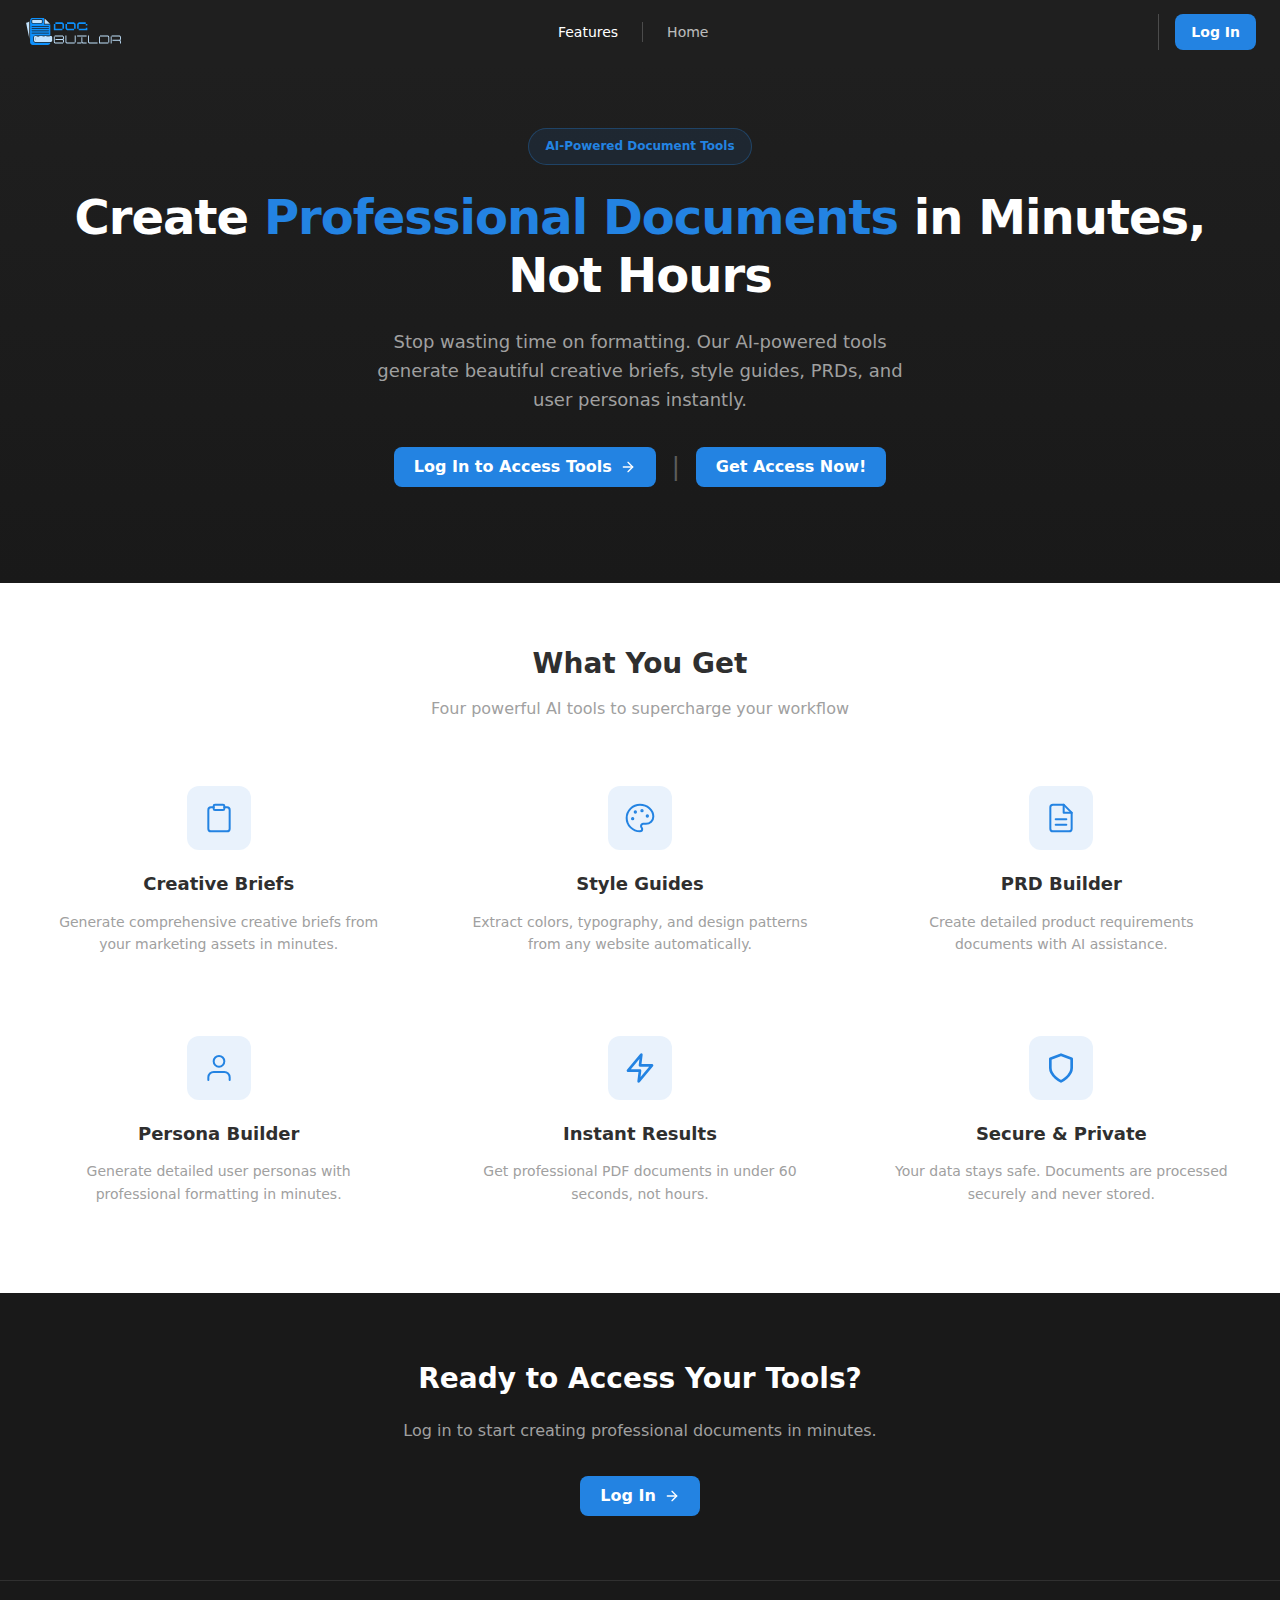
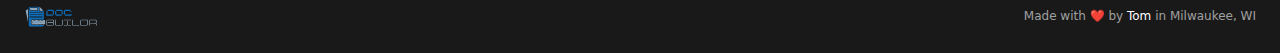
<file: index.html>
<!DOCTYPE html>
<html lang="en">
<head>
  <meta charset="UTF-8">
  <meta name="viewport" content="width=device-width, initial-scale=1.0">
  <title>DocBuilder - AI-Powered Document Tools</title>
  <meta name="description" content="AI-powered tools to streamline your creative workflow. Generate creative briefs, style guides, PRDs, and personas in minutes.">
  <meta name="theme-color" content="#1F1F1F">

  <!-- Open Graph -->
  <meta property="og:title" content="DocBuilder - AI-Powered Document Tools">
  <meta property="og:description" content="AI-powered tools to streamline your creative workflow.">
  <meta property="og:type" content="website">

  <!-- Favicon -->
  <link rel="icon" href="data:image/svg+xml,<svg xmlns='http://www.w3.org/2000/svg' viewBox='0 0 100 100'><text y='.9em' font-size='90'>📄</text></svg>">

  <link rel="stylesheet" href="styles.css">
</head>
<body>
  <!-- Skip to main content for accessibility -->
  <a href="#main" class="skip-link">Skip to main content</a>

  <header class="header" role="banner">
    <div class="container">
      <a href="/" class="logo" aria-label="DocBuilder Home">
        <img src="tt9.svg" alt="DocBuilder" class="logo-icon" height="32">
      </a>
      <nav class="nav" role="navigation">
        <!-- Public nav links -->
        <span id="nav-public">
          <a href="#features" class="nav-link">Features</a>
        </span>
        <!-- Member nav links -->
        <span id="nav-member" style="display: none;">
          <a href="#tools" class="nav-link">Tools</a>
          <a href="#how-it-works" class="nav-link">How It Works</a>
          <a href="#features-member" class="nav-link">Features</a>
        </span>
        <span class="nav-divider" aria-hidden="true"></span>
        <a href="https://docbuildr.app" class="nav-link nav-link-external">Home</a>
      </nav>

      <!-- Auth Section -->
      <div class="header__auth">
        <div id="auth-login" class="auth-buttons">
          <button onclick="netlifyIdentity.open('login')" class="btn-auth-primary">Log In</button>
        </div>
        <div id="auth-user" class="auth-user" style="display: none;">
          <a href="account.html" class="btn-auth-account">My Account</a>
          <button onclick="netlifyIdentity.logout()" class="btn-auth-secondary">Log Out</button>
        </div>
      </div>
    </div>
  </header>

  <main id="main" role="main">

    <!-- ========================================
         PUBLIC CONTENT (Visible to non-members)
         ======================================== -->
    <div id="public-content" class="public-content is-visible">

      <!-- Public Hero Section -->
      <section class="hero" aria-labelledby="public-hero-heading">
        <div class="container">
          <span class="badge">AI-Powered Document Tools</span>
          <h1 id="public-hero-heading" class="hero-title">
            Create <span class="text-accent">Professional Documents</span> in Minutes, Not Hours
          </h1>
          <p class="hero-description">Stop wasting time on formatting. Our AI-powered tools generate beautiful creative briefs, style guides, PRDs, and user personas instantly.</p>
          <div class="hero-actions">
            <button onclick="netlifyIdentity.open('login')" class="btn btn-primary btn-large">
              Log In to Access Tools
              <svg class="btn-icon" width="16" height="16" viewBox="0 0 24 24" fill="none" stroke="currentColor" stroke-width="2" stroke-linecap="round" stroke-linejoin="round" aria-hidden="true">
                <line x1="5" y1="12" x2="19" y2="12"/>
                <polyline points="12 5 19 12 12 19"/>
              </svg>
            </button>
            <span class="hero-divider" aria-hidden="true">|</span>
            <a href="https://panosaurus0.gumroad.com/l/docbuildr" class="btn btn-primary btn-large" target="_blank" rel="noopener noreferrer">
              Get Access Now!
            </a>
          </div>
        </div>
      </section>

      <!-- Public Features Section -->
      <section id="features" class="public-features" aria-labelledby="public-features-heading">
        <div class="container">
          <h2 id="public-features-heading" class="section-title">What You Get</h2>
          <p class="section-subtitle">Four powerful AI tools to supercharge your workflow</p>

          <div class="public-features-grid">
            <div class="public-feature-card">
              <div class="public-feature-icon" aria-hidden="true">
                <svg width="32" height="32" viewBox="0 0 24 24" fill="none" stroke="currentColor" stroke-width="1.5" stroke-linecap="round" stroke-linejoin="round">
                  <path d="M16 4h2a2 2 0 0 1 2 2v14a2 2 0 0 1-2 2H6a2 2 0 0 1-2-2V6a2 2 0 0 1 2-2h2"/>
                  <rect x="8" y="2" width="8" height="4" rx="1" ry="1"/>
                </svg>
              </div>
              <h3 class="public-feature-title">Creative Briefs</h3>
              <p class="public-feature-description">Generate comprehensive creative briefs from your marketing assets in minutes.</p>
            </div>

            <div class="public-feature-card">
              <div class="public-feature-icon" aria-hidden="true">
                <svg width="32" height="32" viewBox="0 0 24 24" fill="none" stroke="currentColor" stroke-width="1.5" stroke-linecap="round" stroke-linejoin="round">
                  <circle cx="13.5" cy="6.5" r="0.5" fill="currentColor"/>
                  <circle cx="17.5" cy="10.5" r="0.5" fill="currentColor"/>
                  <circle cx="8.5" cy="7.5" r="0.5" fill="currentColor"/>
                  <circle cx="6.5" cy="12.5" r="0.5" fill="currentColor"/>
                  <path d="M12 2C6.5 2 2 6.5 2 12s4.5 10 10 10c.926 0 1.648-.746 1.648-1.688 0-.437-.18-.835-.437-1.125-.29-.289-.438-.652-.438-1.125a1.64 1.64 0 0 1 1.668-1.668h1.996c3.051 0 5.555-2.503 5.555-5.555C21.965 6.012 17.461 2 12 2z"/>
                </svg>
              </div>
              <h3 class="public-feature-title">Style Guides</h3>
              <p class="public-feature-description">Extract colors, typography, and design patterns from any website automatically.</p>
            </div>

            <div class="public-feature-card">
              <div class="public-feature-icon" aria-hidden="true">
                <svg width="32" height="32" viewBox="0 0 24 24" fill="none" stroke="currentColor" stroke-width="1.5" stroke-linecap="round" stroke-linejoin="round">
                  <path d="M14 2H6a2 2 0 0 0-2 2v16a2 2 0 0 0 2 2h12a2 2 0 0 0 2-2V8z"/>
                  <polyline points="14 2 14 8 20 8"/>
                  <line x1="16" y1="13" x2="8" y2="13"/>
                  <line x1="16" y1="17" x2="8" y2="17"/>
                </svg>
              </div>
              <h3 class="public-feature-title">PRD Builder</h3>
              <p class="public-feature-description">Create detailed product requirements documents with AI assistance.</p>
            </div>

            <div class="public-feature-card">
              <div class="public-feature-icon" aria-hidden="true">
                <svg width="32" height="32" viewBox="0 0 24 24" fill="none" stroke="currentColor" stroke-width="1.5" stroke-linecap="round" stroke-linejoin="round">
                  <path d="M20 21v-2a4 4 0 0 0-4-4H8a4 4 0 0 0-4 4v2"/>
                  <circle cx="12" cy="7" r="4"/>
                </svg>
              </div>
              <h3 class="public-feature-title">Persona Builder</h3>
              <p class="public-feature-description">Generate detailed user personas with professional formatting in minutes.</p>
            </div>

            <div class="public-feature-card">
              <div class="public-feature-icon" aria-hidden="true">
                <svg width="32" height="32" viewBox="0 0 24 24" fill="none" stroke="currentColor" stroke-width="2" stroke-linecap="round" stroke-linejoin="round">
                  <polygon points="13 2 3 14 12 14 11 22 21 10 12 10 13 2"/>
                </svg>
              </div>
              <h3 class="public-feature-title">Instant Results</h3>
              <p class="public-feature-description">Get professional PDF documents in under 60 seconds, not hours.</p>
            </div>

            <div class="public-feature-card">
              <div class="public-feature-icon" aria-hidden="true">
                <svg width="32" height="32" viewBox="0 0 24 24" fill="none" stroke="currentColor" stroke-width="2" stroke-linecap="round" stroke-linejoin="round">
                  <path d="M12 22s8-4 8-10V5l-8-3-8 3v7c0 6 8 10 8 10z"/>
                </svg>
              </div>
              <h3 class="public-feature-title">Secure & Private</h3>
              <p class="public-feature-description">Your data stays safe. Documents are processed securely and never stored.</p>
            </div>
          </div>
        </div>
      </section>

      <!-- Public CTA Section -->
      <section class="cta-section" aria-labelledby="public-cta-heading">
        <div class="container">
          <h2 id="public-cta-heading" class="cta-title">Ready to Access Your Tools?</h2>
          <p class="cta-description">Log in to start creating professional documents in minutes.</p>
          <button onclick="netlifyIdentity.open('login')" class="btn btn-primary btn-large cta-button">
            Log In
            <svg class="btn-icon" width="16" height="16" viewBox="0 0 24 24" fill="none" stroke="currentColor" stroke-width="2" stroke-linecap="round" stroke-linejoin="round" aria-hidden="true">
              <line x1="5" y1="12" x2="19" y2="12"/>
              <polyline points="12 5 19 12 12 19"/>
            </svg>
          </button>
        </div>
      </section>

    </div>
    <!-- END PUBLIC CONTENT -->


    <!-- ========================================
         MEMBER CONTENT (Visible to members only)
         ======================================== -->
    <div id="member-content" class="member-content">

      <!-- Member Welcome Banner -->
      <div class="member-welcome">
        <p class="member-welcome-text">Welcome back! <span>You have access to all tools.</span></p>
      </div>

      <!-- Member Hero Section -->
      <section class="hero" aria-labelledby="member-hero-heading">
        <div class="container">
          <span class="badge">AI-Powered Document Tools</span>
          <h1 id="member-hero-heading" class="hero-title">
            <span class="text-accent">Professional</span> Documents in No Time
          </h1>
          <p class="hero-description">Your tools are ready. Upload assets or a URL to generate beautifully styled, professional documents in minutes.</p>
          <div class="hero-actions">
            <a href="#tools" class="btn btn-primary btn-large">
              Explore Tools
              <svg class="btn-icon" width="16" height="16" viewBox="0 0 24 24" fill="none" stroke="currentColor" stroke-width="2" stroke-linecap="round" stroke-linejoin="round" aria-hidden="true">
                <path d="M6 9l6 6 6-6"/>
              </svg>
            </a>
          </div>
        </div>
      </section>

      <!-- Tools Section -->
      <section id="tools" class="tools" aria-labelledby="tools-heading">
        <div class="container">
          <h2 id="tools-heading" class="section-title">Your Tools</h2>
          <p class="section-subtitle">Choose the tool that fits your needs</p>
          <div class="tools-grid">

            <!-- Creative Brief Builder Card -->
            <article class="tool-card tool-card-enhanced">
              <div class="tool-card-content">
                <div class="tool-icon" aria-hidden="true">
                  <svg width="48" height="48" viewBox="0 0 24 24" fill="none" stroke="currentColor" stroke-width="1.5" stroke-linecap="round" stroke-linejoin="round">
                    <path d="M16 4h2a2 2 0 0 1 2 2v14a2 2 0 0 1-2 2H6a2 2 0 0 1-2-2V6a2 2 0 0 1 2-2h2"/>
                    <rect x="8" y="2" width="8" height="4" rx="1" ry="1"/>
                    <path d="M9 14h.01"/>
                    <path d="M13 14h2"/>
                    <path d="M9 18h.01"/>
                    <path d="M13 18h2"/>
                  </svg>
                </div>
                <h3 class="tool-title">Creative Brief Builder</h3>
                <p class="tool-description">Generate comprehensive creative briefs from marketing assets using AI. Upload your materials and get structured briefs in minutes.</p>
                <div class="tool-actions">
                  <a href="https://brief-builder.netlify.app/" class="btn btn-primary" target="_blank" rel="noopener noreferrer">
                    Launch App
                    <svg class="btn-icon" width="16" height="16" viewBox="0 0 24 24" fill="none" stroke="currentColor" stroke-width="2" stroke-linecap="round" stroke-linejoin="round" aria-hidden="true">
                      <path d="M18 13v6a2 2 0 0 1-2 2H5a2 2 0 0 1-2-2V8a2 2 0 0 1 2-2h6"/>
                      <polyline points="15 3 21 3 21 9"/>
                      <line x1="10" y1="14" x2="21" y2="3"/>
                    </svg>
                  </a>
                </div>
              </div>
              <div class="tool-preview">
                <img src="cb-newimage.svg" alt="Creative Brief Builder interface" class="tool-preview-img" loading="lazy">
              </div>
            </article>

            <!-- Style Guide Generator Card -->
            <article class="tool-card tool-card-enhanced">
              <div class="tool-card-content">
                <div class="tool-icon" aria-hidden="true">
                  <svg width="48" height="48" viewBox="0 0 24 24" fill="none" stroke="currentColor" stroke-width="1.5" stroke-linecap="round" stroke-linejoin="round">
                    <circle cx="13.5" cy="6.5" r="0.5" fill="currentColor"/>
                    <circle cx="17.5" cy="10.5" r="0.5" fill="currentColor"/>
                    <circle cx="8.5" cy="7.5" r="0.5" fill="currentColor"/>
                    <circle cx="6.5" cy="12.5" r="0.5" fill="currentColor"/>
                    <path d="M12 2C6.5 2 2 6.5 2 12s4.5 10 10 10c.926 0 1.648-.746 1.648-1.688 0-.437-.18-.835-.437-1.125-.29-.289-.438-.652-.438-1.125a1.64 1.64 0 0 1 1.668-1.668h1.996c3.051 0 5.555-2.503 5.555-5.555C21.965 6.012 17.461 2 12 2z"/>
                  </svg>
                </div>
                <h3 class="tool-title">Style Guide Generator</h3>
                <p class="tool-description">Automatically generate professional brand style guides from any website. Extract colors, typography, and design patterns instantly.</p>
                <div class="tool-actions">
                  <a href="https://styleguidegenerator-production.up.railway.app/" class="btn btn-primary" target="_blank" rel="noopener noreferrer">
                    Launch App
                    <svg class="btn-icon" width="16" height="16" viewBox="0 0 24 24" fill="none" stroke="currentColor" stroke-width="2" stroke-linecap="round" stroke-linejoin="round" aria-hidden="true">
                      <path d="M18 13v6a2 2 0 0 1-2 2H5a2 2 0 0 1-2-2V8a2 2 0 0 1 2-2h6"/>
                      <polyline points="15 3 21 3 21 9"/>
                      <line x1="10" y1="14" x2="21" y2="3"/>
                    </svg>
                  </a>
                </div>
              </div>
              <div class="tool-preview">
                <img src="style-guide-generator-image.svg" alt="Style Guide Generator interface" class="tool-preview-img" loading="lazy">
              </div>
            </article>

            <!-- PRD Builder Card -->
            <article class="tool-card tool-card-enhanced">
              <div class="tool-card-content">
                <div class="tool-icon" aria-hidden="true">
                  <svg width="48" height="48" viewBox="0 0 24 24" fill="none" stroke="currentColor" stroke-width="1.5" stroke-linecap="round" stroke-linejoin="round">
                    <path d="M14 2H6a2 2 0 0 0-2 2v16a2 2 0 0 0 2 2h12a2 2 0 0 0 2-2V8z"/>
                    <polyline points="14 2 14 8 20 8"/>
                    <line x1="16" y1="13" x2="8" y2="13"/>
                    <line x1="16" y1="17" x2="8" y2="17"/>
                    <line x1="10" y1="9" x2="8" y2="9"/>
                  </svg>
                </div>
                <h3 class="tool-title">PRD Builder</h3>
                <p class="tool-description">Create detailed product requirements documents with AI assistance. Define features, user stories, and specifications effortlessly.</p>
                <div class="tool-actions">
                  <a href="https://prd-builder.netlify.app/" class="btn btn-primary" target="_blank" rel="noopener noreferrer">
                    Launch App
                    <svg class="btn-icon" width="16" height="16" viewBox="0 0 24 24" fill="none" stroke="currentColor" stroke-width="2" stroke-linecap="round" stroke-linejoin="round" aria-hidden="true">
                      <path d="M18 13v6a2 2 0 0 1-2 2H5a2 2 0 0 1-2-2V8a2 2 0 0 1 2-2h6"/>
                      <polyline points="15 3 21 3 21 9"/>
                      <line x1="10" y1="14" x2="21" y2="3"/>
                    </svg>
                  </a>
                </div>
              </div>
              <div class="tool-preview">
                <img src="PRD-screenshot.svg" alt="PRD Builder interface" class="tool-preview-img" loading="lazy">
              </div>
            </article>

            <!-- Persona Builder Card -->
            <article class="tool-card tool-card-enhanced">
              <div class="tool-card-content">
                <div class="tool-icon" aria-hidden="true">
                  <svg width="48" height="48" viewBox="0 0 24 24" fill="none" stroke="currentColor" stroke-width="1.5" stroke-linecap="round" stroke-linejoin="round">
                    <path d="M20 21v-2a4 4 0 0 0-4-4H8a4 4 0 0 0-4 4v2"/>
                    <circle cx="12" cy="7" r="4"/>
                  </svg>
                </div>
                <h3 class="tool-title">Persona Builder</h3>
                <p class="tool-description">Generate multiple user personas in just minutes with professional formatting and a polished style.</p>
                <div class="tool-actions">
                  <a href="https://persona-builder-production-191d.up.railway.app/" class="btn btn-primary" target="_blank" rel="noopener noreferrer">
                    Launch App
                    <svg class="btn-icon" width="16" height="16" viewBox="0 0 24 24" fill="none" stroke="currentColor" stroke-width="2" stroke-linecap="round" stroke-linejoin="round" aria-hidden="true">
                      <path d="M18 13v6a2 2 0 0 1-2 2H5a2 2 0 0 1-2-2V8a2 2 0 0 1 2-2h6"/>
                      <polyline points="15 3 21 3 21 9"/>
                      <line x1="10" y1="14" x2="21" y2="3"/>
                    </svg>
                  </a>
                </div>
              </div>
              <div class="tool-preview">
                <img src="Persona-image.svg" alt="Persona Builder interface" class="tool-preview-img" loading="lazy">
              </div>
            </article>

          </div>
        </div>
      </section>

      <!-- How It Works Section -->
      <section id="how-it-works" class="steps-section" aria-labelledby="steps-heading">
        <div class="container">
          <h2 id="steps-heading" class="section-title">How It Works</h2>
          <p class="section-subtitle">Three simple steps to create professional documents</p>
          <div class="steps-grid">
            <div class="step-card">
              <div class="step-number">01</div>
              <h3 class="step-title">Upload or Enter URL</h3>
              <p class="step-description">Upload marketing assets or paste any website URL you want to analyze</p>
            </div>
            <div class="step-connector" aria-hidden="true"></div>
            <div class="step-card">
              <div class="step-number">02</div>
              <h3 class="step-title">AI Analysis</h3>
              <p class="step-description">Our AI extracts and organizes key information automatically</p>
            </div>
            <div class="step-connector" aria-hidden="true"></div>
            <div class="step-card">
              <div class="step-number">03</div>
              <h3 class="step-title">Download Document</h3>
              <p class="step-description">Get a professional, ready-to-share PDF document</p>
            </div>
          </div>
        </div>
      </section>

      <!-- Member Features Section -->
      <section id="features-member" class="features-section" aria-labelledby="features-member-heading">
        <div class="container">
          <h2 id="features-member-heading" class="section-title">Everything You Need</h2>
          <p class="section-subtitle">Our AI analyzes every aspect and documents it professionally</p>
          <div class="features-grid">
            <div class="feature-card">
              <div class="feature-icon" aria-hidden="true">
                <svg width="24" height="24" viewBox="0 0 24 24" fill="none" stroke="currentColor" stroke-width="2" stroke-linecap="round" stroke-linejoin="round">
                  <path d="M21 15v4a2 2 0 0 1-2 2H5a2 2 0 0 1-2-2v-4"/>
                  <polyline points="17 8 12 3 7 8"/>
                  <line x1="12" y1="3" x2="12" y2="15"/>
                </svg>
              </div>
              <h3 class="feature-title">Asset Analysis</h3>
              <p class="feature-description">Upload images, PDFs, and marketing materials for comprehensive analysis</p>
            </div>

            <div class="feature-card">
              <div class="feature-icon" aria-hidden="true">
                <svg width="24" height="24" viewBox="0 0 24 24" fill="none" stroke="currentColor" stroke-width="2" stroke-linecap="round" stroke-linejoin="round">
                  <circle cx="12" cy="12" r="10"/>
                  <line x1="2" y1="12" x2="22" y2="12"/>
                  <path d="M12 2a15.3 15.3 0 0 1 4 10 15.3 15.3 0 0 1-4 10 15.3 15.3 0 0 1-4-10 15.3 15.3 0 0 1 4-10z"/>
                </svg>
              </div>
              <h3 class="feature-title">URL Extraction</h3>
              <p class="feature-description">Automatically extract design patterns and brand elements from any website</p>
            </div>

            <div class="feature-card">
              <div class="feature-icon" aria-hidden="true">
                <svg width="24" height="24" viewBox="0 0 24 24" fill="none" stroke="currentColor" stroke-width="2" stroke-linecap="round" stroke-linejoin="round">
                  <path d="M12 2L2 7l10 5 10-5-10-5z"/>
                  <path d="M2 17l10 5 10-5"/>
                  <path d="M2 12l10 5 10-5"/>
                </svg>
              </div>
              <h3 class="feature-title">AI-Powered</h3>
              <p class="feature-description">Intelligent analysis using advanced AI models for accurate results</p>
            </div>

            <div class="feature-card">
              <div class="feature-icon" aria-hidden="true">
                <svg width="24" height="24" viewBox="0 0 24 24" fill="none" stroke="currentColor" stroke-width="2" stroke-linecap="round" stroke-linejoin="round">
                  <path d="M14 2H6a2 2 0 0 0-2 2v16a2 2 0 0 0 2 2h12a2 2 0 0 0 2-2V8z"/>
                  <polyline points="14 2 14 8 20 8"/>
                  <line x1="16" y1="13" x2="8" y2="13"/>
                  <line x1="16" y1="17" x2="8" y2="17"/>
                  <polyline points="10 9 9 9 8 9"/>
                </svg>
              </div>
              <h3 class="feature-title">Professional Output</h3>
              <p class="feature-description">Beautifully formatted PDF documents ready to share with your team</p>
            </div>

            <div class="feature-card">
              <div class="feature-icon" aria-hidden="true">
                <svg width="24" height="24" viewBox="0 0 24 24" fill="none" stroke="currentColor" stroke-width="2" stroke-linecap="round" stroke-linejoin="round">
                  <polygon points="13 2 3 14 12 14 11 22 21 10 12 10 13 2"/>
                </svg>
              </div>
              <h3 class="feature-title">Instant Results</h3>
              <p class="feature-description">Complete analysis and PDF generation in under 60 seconds</p>
            </div>

            <div class="feature-card">
              <div class="feature-icon" aria-hidden="true">
                <svg width="24" height="24" viewBox="0 0 24 24" fill="none" stroke="currentColor" stroke-width="2" stroke-linecap="round" stroke-linejoin="round">
                  <circle cx="13.5" cy="6.5" r="0.5" fill="currentColor"/>
                  <circle cx="17.5" cy="10.5" r="0.5" fill="currentColor"/>
                  <circle cx="8.5" cy="7.5" r="0.5" fill="currentColor"/>
                  <circle cx="6.5" cy="12.5" r="0.5" fill="currentColor"/>
                  <path d="M12 2C6.5 2 2 6.5 2 12s4.5 10 10 10c.926 0 1.648-.746 1.648-1.688 0-.437-.18-.835-.437-1.125-.29-.289-.438-.652-.438-1.125a1.64 1.64 0 0 1 1.668-1.668h1.996c3.051 0 5.555-2.503 5.555-5.555C21.965 6.012 17.461 2 12 2z"/>
                </svg>
              </div>
              <h3 class="feature-title">Brand Consistency</h3>
              <p class="feature-description">Maintain consistent branding across all your documents and projects</p>
            </div>
          </div>
        </div>
      </section>

      <!-- Member CTA Section -->
      <section class="cta-section" aria-labelledby="member-cta-heading">
        <div class="container">
          <h2 id="member-cta-heading" class="cta-title">Ready to Create Your Document?</h2>
          <p class="cta-description">Choose a tool above to get started. Your professional document will be ready in minutes.</p>
          <a href="#tools" class="btn btn-primary btn-large cta-button">
            Back to Tools
            <svg class="btn-icon" width="16" height="16" viewBox="0 0 24 24" fill="none" stroke="currentColor" stroke-width="2" stroke-linecap="round" stroke-linejoin="round" aria-hidden="true">
              <path d="M6 9l6 6 6-6"/>
            </svg>
          </a>
        </div>
      </section>

    </div>
    <!-- END MEMBER CONTENT -->

  </main>

  <footer class="footer" role="contentinfo">
    <div class="container footer-container">
      <a href="/" class="footer-logo" aria-label="DocBuilder Home">
        <img src="docbuilder-logo.svg" alt="DocBuilder" height="24">
      </a>
      <p class="footer-text">Made with <span aria-label="love">❤️</span> by <a href="https://tom-panos.com" target="_blank" rel="noopener noreferrer">Tom</a> in Milwaukee, WI</p>
    </div>
  </footer>

  <!-- Netlify Identity Widget -->
  <script src="https://identity.netlify.com/v1/netlify-identity-widget.js"></script>
  <script>
    // Content elements
    var publicContent = document.getElementById('public-content');
    var memberContent = document.getElementById('member-content');
    var navPublic = document.getElementById('nav-public');
    var navMember = document.getElementById('nav-member');

    netlifyIdentity.on('init', function(user) {
      if (user) {
        showMemberContent();
      } else {
        showPublicContent();
      }
    });

    netlifyIdentity.on('login', function(user) {
      showMemberContent();
      netlifyIdentity.close();
    });

    netlifyIdentity.on('logout', function() {
      showPublicContent();
    });

    function showMemberContent() {
      // Update header auth
      document.getElementById('auth-login').style.display = 'none';
      document.getElementById('auth-user').style.display = 'flex';

      // Update nav
      navPublic.style.display = 'none';
      navMember.style.display = 'inline';

      // Toggle content
      publicContent.classList.remove('is-visible');
      memberContent.classList.add('is-visible');
    }

    function showPublicContent() {
      // Update header auth
      document.getElementById('auth-login').style.display = 'flex';
      document.getElementById('auth-user').style.display = 'none';

      // Update nav
      navPublic.style.display = 'inline';
      navMember.style.display = 'none';

      // Toggle content
      publicContent.classList.add('is-visible');
      memberContent.classList.remove('is-visible');
    }
  </script>
</body>
</html>
</file>
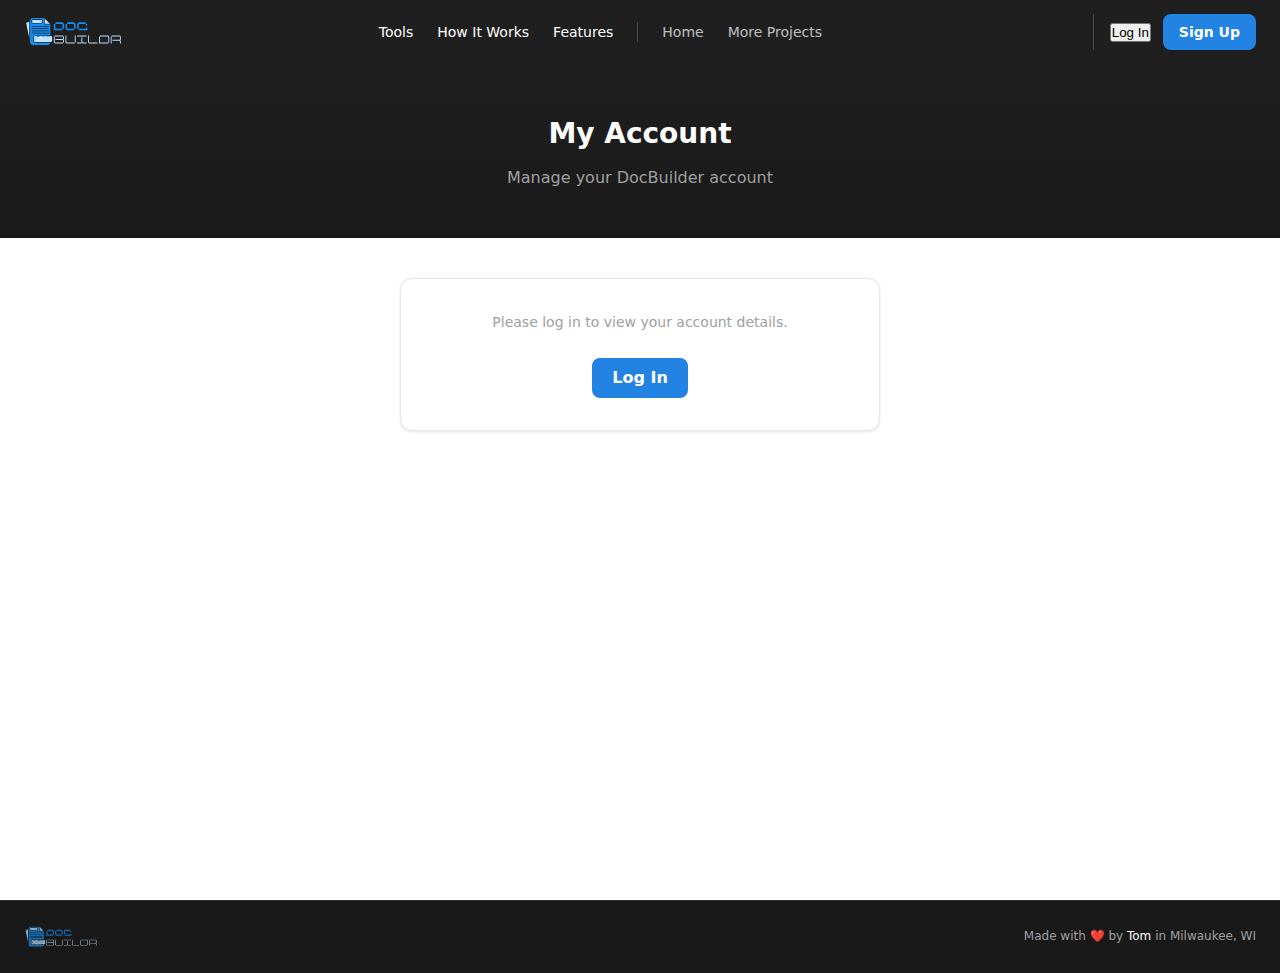
<file: account.html>
<!DOCTYPE html>
<html lang="en">
<head>
  <meta charset="UTF-8">
  <meta name="viewport" content="width=device-width, initial-scale=1.0">
  <title>My Account - DocBuilder</title>
  <meta name="description" content="Manage your DocBuilder account settings and preferences.">
  <meta name="theme-color" content="#1F1F1F">

  <!-- Favicon -->
  <link rel="icon" href="data:image/svg+xml,<svg xmlns='http://www.w3.org/2000/svg' viewBox='0 0 100 100'><text y='.9em' font-size='90'>📄</text></svg>">

  <link rel="stylesheet" href="styles.css">
</head>
<body>
  <!-- Skip to main content for accessibility -->
  <a href="#main" class="skip-link">Skip to main content</a>

  <header class="header" role="banner">
    <div class="container">
      <a href="/" class="logo" aria-label="DocBuilder Home">
        <img src="tt9.svg" alt="DocBuilder" class="logo-icon" height="32">
      </a>
      <nav class="nav" role="navigation">
        <a href="index.html#tools" class="nav-link">Tools</a>
        <a href="index.html#how-it-works" class="nav-link">How It Works</a>
        <a href="index.html#features" class="nav-link">Features</a>
        <span class="nav-divider" aria-hidden="true"></span>
        <a href="https://tom-panos.com" class="nav-link nav-link-external">Home</a>
        <a href="https://tom-panos.com/toms-projects" class="nav-link nav-link-external">More Projects</a>
      </nav>

      <!-- Auth Section -->
      <div class="header__auth">
        <div id="auth-login" class="auth-buttons">
          <button onclick="netlifyIdentity.open('login')" class="btn-auth-link">Log In</button>
          <button onclick="netlifyIdentity.open('signup')" class="btn-auth-primary">Sign Up</button>
        </div>
        <div id="auth-user" class="auth-user" style="display: none;">
          <a href="account.html" class="user-account-link">My Account</a>
          <button onclick="netlifyIdentity.logout()" class="btn-auth-link">Log Out</button>
        </div>
      </div>
    </div>
  </header>

  <main id="main" class="account-page" role="main">
    <!-- Account Hero -->
    <section class="account-hero">
      <div class="container">
        <h1 class="account-hero-title">My Account</h1>
        <p class="account-hero-subtitle">Manage your DocBuilder account</p>
      </div>
    </section>

    <!-- Account Content -->
    <section class="account-content">
      <div class="container">
        <!-- Logged In State -->
        <div id="account-logged-in" class="account-card" style="display: none;">
          <h2 class="account-card-title">Account Details</h2>

          <div class="account-info-row">
            <span class="account-info-label">Email</span>
            <span id="account-email" class="account-info-value">—</span>
          </div>

          <div class="account-info-row">
            <span class="account-info-label">Name</span>
            <span id="account-name" class="account-info-value">—</span>
          </div>

          <div class="account-info-row">
            <span class="account-info-label">Member Since</span>
            <span id="account-created" class="account-info-value">—</span>
          </div>

          <div class="account-actions">
            <button onclick="netlifyIdentity.logout()" class="btn-logout">
              <svg width="16" height="16" viewBox="0 0 24 24" fill="none" stroke="currentColor" stroke-width="2" stroke-linecap="round" stroke-linejoin="round" aria-hidden="true">
                <path d="M9 21H5a2 2 0 0 1-2-2V5a2 2 0 0 1 2-2h4"/>
                <polyline points="16 17 21 12 16 7"/>
                <line x1="21" y1="12" x2="9" y2="12"/>
              </svg>
              Log Out
            </button>
          </div>
        </div>

        <!-- Not Logged In State -->
        <div id="account-not-logged-in" class="account-card account-not-logged-in">
          <p>Please log in to view your account details.</p>
          <button onclick="netlifyIdentity.open('login')" class="btn btn-primary">
            Log In
          </button>
        </div>
      </div>
    </section>
  </main>

  <footer class="footer" role="contentinfo">
    <div class="container footer-container">
      <a href="/" class="footer-logo" aria-label="DocBuilder Home">
        <img src="docbuilder-logo.svg" alt="DocBuilder" height="24">
      </a>
      <p class="footer-text">Made with <span aria-label="love">❤️</span> by <a href="https://tom-panos.com" target="_blank" rel="noopener noreferrer">Tom</a> in Milwaukee, WI</p>
    </div>
  </footer>

  <!-- Netlify Identity Widget -->
  <script src="https://identity.netlify.com/v1/netlify-identity-widget.js"></script>
  <script>
    netlifyIdentity.on('init', function(user) {
      if (user) {
        showAccountDetails(user);
      } else {
        showNotLoggedIn();
      }
    });

    netlifyIdentity.on('login', function(user) {
      showAccountDetails(user);
      netlifyIdentity.close();
    });

    netlifyIdentity.on('logout', function() {
      showNotLoggedIn();
      window.location.href = 'index.html';
    });

    function showAccountDetails(user) {
      // Update header auth state
      document.getElementById('auth-login').style.display = 'none';
      document.getElementById('auth-user').style.display = 'flex';

      // Show account card
      document.getElementById('account-logged-in').style.display = 'block';
      document.getElementById('account-not-logged-in').style.display = 'none';

      // Populate account details
      document.getElementById('account-email').textContent = user.email || '—';

      var userName = user.user_metadata && user.user_metadata.full_name
        ? user.user_metadata.full_name
        : 'Not set';
      document.getElementById('account-name').textContent = userName;

      var createdDate = user.created_at
        ? new Date(user.created_at).toLocaleDateString('en-US', {
            year: 'numeric',
            month: 'long',
            day: 'numeric'
          })
        : '—';
      document.getElementById('account-created').textContent = createdDate;
    }

    function showNotLoggedIn() {
      // Update header auth state
      document.getElementById('auth-login').style.display = 'flex';
      document.getElementById('auth-user').style.display = 'none';

      // Show not logged in message
      document.getElementById('account-logged-in').style.display = 'none';
      document.getElementById('account-not-logged-in').style.display = 'block';
    }
  </script>
</body>
</html>
</file>
<file: styles.css>
/* ==========================================================================
   DocBuilder Landing Page Styles
   Based on Brief Builder Style Guide v1.0
   ========================================================================== */

/* ==========================================================================
   CSS Custom Properties (Design Tokens)
   ========================================================================== */

:root {
  /* Color Palette */
  --color-primary-accent: #2383E2;
  --color-primary-accent-hover: #1a6fc4;
  --color-primary-accent-active: #1560ad;

  --color-bg-primary: #1F1F1F;
  --color-bg-primary-alt: #191919;
  --color-bg-card: #FFFFFF;
  --color-bg-hover: #F9FAFB;

  --color-text-primary: #2F2F2F;
  --color-text-secondary: #A0A0A0;
  --color-text-inverse: #FFFFFF;

  --color-border: #E5E7EB;
  --color-border-hover: #D1D5DB;

  /* Semantic Colors */
  --color-success: #27C93F;
  --color-warning: #FFBD2E;
  --color-error: #FF5F56;

  /* Typography */
  --font-family: system-ui, -apple-system, BlinkMacSystemFont, 'Segoe UI', Roboto, 'Helvetica Neue', Arial, sans-serif;
  --font-mono: ui-monospace, 'Cascadia Code', 'Source Code Pro', Menlo, Consolas, monospace;

  /* Font Sizes */
  --text-display: 3rem;      /* 48px */
  --text-h1: 1.75rem;        /* 28px */
  --text-h2: 1.125rem;       /* 18px */
  --text-h3: 1rem;           /* 16px */
  --text-body: 0.875rem;     /* 14px */
  --text-small: 0.75rem;     /* 12px */

  /* Font Weights */
  --font-regular: 400;
  --font-bold: 700;

  /* Line Heights */
  --leading-tight: 1.2;
  --leading-normal: 1.6;

  /* Letter Spacing */
  --tracking-tight: -0.02em;
  --tracking-normal: 0;

  /* Spacing Scale (4px base) */
  --space-1: 0.25rem;   /* 4px */
  --space-2: 0.5rem;    /* 8px */
  --space-3: 0.75rem;   /* 12px */
  --space-4: 1rem;      /* 16px */
  --space-5: 1.25rem;   /* 20px */
  --space-6: 1.5rem;    /* 24px */
  --space-8: 2rem;      /* 32px */
  --space-10: 2.5rem;   /* 40px */
  --space-12: 3rem;     /* 48px */
  --space-16: 4rem;     /* 64px */

  /* Border Radius */
  --radius-sm: 6px;
  --radius-md: 8px;
  --radius-lg: 12px;

  /* Shadows */
  --shadow-sm: 0 1px 3px rgba(0, 0, 0, 0.1);
  --shadow-md: 0 4px 12px rgba(0, 0, 0, 0.15);
  --shadow-lg: 0 10px 25px rgba(0, 0, 0, 0.2);

  /* Transitions */
  --transition-fast: 150ms ease;
  --transition-base: 200ms ease-in-out;
  --transition-slow: 300ms ease-in-out;

  /* Layout */
  --container-max: 1280px;
  --container-padding: 1.5rem;
  --header-height: 64px;
}

/* Mobile adjustments */
@media (max-width: 640px) {
  :root {
    --text-display: 2.25rem;  /* 36px on mobile */
    --text-h1: 1.5rem;        /* 24px on mobile */
    --container-padding: 1rem;
    --header-height: 56px;
  }
}

/* ==========================================================================
   Reset & Base Styles
   ========================================================================== */

*,
*::before,
*::after {
  box-sizing: border-box;
  margin: 0;
  padding: 0;
}

html {
  font-size: 16px;
  -webkit-font-smoothing: antialiased;
  -moz-osx-font-smoothing: grayscale;
  text-rendering: optimizeLegibility;
}

body {
  font-family: var(--font-family);
  font-size: var(--text-body);
  font-weight: var(--font-regular);
  line-height: var(--leading-normal);
  color: var(--color-text-primary);
  background-color: var(--color-bg-card);
  min-height: 100vh;
  display: flex;
  flex-direction: column;
}

/* ==========================================================================
   Accessibility
   ========================================================================== */

/* Skip link for keyboard navigation */
.skip-link {
  position: absolute;
  top: -100%;
  left: 50%;
  transform: translateX(-50%);
  background-color: var(--color-primary-accent);
  color: var(--color-text-inverse);
  padding: var(--space-3) var(--space-6);
  border-radius: var(--radius-md);
  font-weight: var(--font-bold);
  z-index: 1000;
  transition: top var(--transition-fast);
}

.skip-link:focus {
  top: var(--space-4);
  outline: 2px solid var(--color-text-inverse);
  outline-offset: 2px;
}

/* Focus styles */
:focus-visible {
  outline: 2px solid var(--color-primary-accent);
  outline-offset: 2px;
}

/* Reduced motion */
@media (prefers-reduced-motion: reduce) {
  *,
  *::before,
  *::after {
    animation-duration: 0.01ms !important;
    animation-iteration-count: 1 !important;
    transition-duration: 0.01ms !important;
  }
}

/* ==========================================================================
   Layout Components
   ========================================================================== */

.container {
  width: 100%;
  max-width: var(--container-max);
  margin: 0 auto;
  padding-left: var(--container-padding);
  padding-right: var(--container-padding);
}

/* ==========================================================================
   Header
   ========================================================================== */

.header {
  background-color: var(--color-bg-primary);
  height: var(--header-height);
  display: flex;
  align-items: center;
  position: sticky;
  top: 0;
  z-index: 100;
}

.header .container {
  display: flex;
  align-items: center;
  justify-content: space-between;
}

.logo {
  display: flex;
  align-items: center;
  gap: var(--space-3);
  color: var(--color-text-inverse);
  text-decoration: none;
  transition: opacity var(--transition-fast);
}

.logo:hover {
  opacity: 0.9;
}

.logo:focus-visible {
  outline-color: var(--color-text-inverse);
}

.logo-icon {
  color: var(--color-primary-accent);
  flex-shrink: 0;
}

.logo-text {
  font-size: var(--text-h2);
  font-weight: var(--font-bold);
  letter-spacing: var(--tracking-tight);
}

.nav {
  display: flex;
  align-items: center;
  gap: var(--space-6);
}

.nav-link {
  color: var(--color-text-inverse);
  text-decoration: none;
  font-size: var(--text-body);
  font-weight: var(--font-regular);
  transition: color var(--transition-fast);
  position: relative;
}

.nav-link:hover {
  color: var(--color-primary-accent);
}

.nav-link:focus-visible {
  outline-color: var(--color-text-inverse);
}

.nav-divider {
  width: 1px;
  height: 20px;
  background-color: rgba(255, 255, 255, 0.2);
}

.nav-link-external {
  opacity: 0.7;
}

.nav-link-external:hover {
  opacity: 1;
}

/* ==========================================================================
   Hero Section
   ========================================================================== */

.hero {
  background: linear-gradient(180deg, var(--color-bg-primary) 0%, var(--color-bg-primary-alt) 100%);
  padding: var(--space-16) 0 calc(var(--space-16) + var(--space-8));
  text-align: center;
}

.badge {
  display: inline-flex;
  align-items: center;
  gap: var(--space-2);
  background-color: rgba(35, 131, 226, 0.1);
  border: 1px solid rgba(35, 131, 226, 0.3);
  color: var(--color-primary-accent);
  font-size: var(--text-small);
  font-weight: var(--font-bold);
  padding: var(--space-2) var(--space-4);
  border-radius: 100px;
  margin-bottom: var(--space-6);
}

.hero-title {
  font-size: var(--text-display);
  font-weight: var(--font-bold);
  line-height: var(--leading-tight);
  letter-spacing: var(--tracking-tight);
  color: var(--color-text-inverse);
  margin-bottom: var(--space-6);
}

.text-accent {
  color: var(--color-primary-accent);
}

.hero-description {
  font-size: 1.125rem;
  line-height: var(--leading-normal);
  color: var(--color-text-secondary);
  max-width: 560px;
  margin: 0 auto var(--space-8);
}

.hero-actions {
  display: flex;
  justify-content: center;
  align-items: center;
  gap: var(--space-4);
}

.hero-divider {
  color: var(--color-text-secondary);
  font-size: 1.5rem;
  font-weight: var(--font-regular);
  opacity: 0.5;
}

.btn-large {
  min-height: 48px;
  padding: var(--space-4) var(--space-6);
  font-size: 1rem;
}

@media (max-width: 640px) {
  .hero {
    padding: var(--space-12) 0 var(--space-12);
  }

  .hero-description {
    font-size: 1rem;
  }

  .btn-large {
    min-height: 44px;
    padding: var(--space-3) var(--space-5);
  }
}

/* ==========================================================================
   Tools Section
   ========================================================================== */

.tools {
  padding: var(--space-16) 0;
  flex: 1;
}

.section-title {
  font-size: var(--text-h1);
  font-weight: var(--font-bold);
  line-height: var(--leading-tight);
  color: var(--color-text-primary);
  text-align: center;
  margin-bottom: var(--space-4);
}

.section-subtitle {
  font-size: 1rem;
  color: var(--color-text-secondary);
  text-align: center;
  margin-bottom: var(--space-10);
}

.tools-grid {
  display: grid;
  grid-template-columns: 1fr;
  gap: var(--space-6);
}

@media (min-width: 768px) {
  .tools-grid {
    grid-template-columns: repeat(2, 1fr);
    gap: var(--space-8);
  }
}

/* ==========================================================================
   Tool Card Component
   ========================================================================== */

.tool-card {
  background-color: var(--color-bg-card);
  border: 1px solid var(--color-border);
  border-radius: var(--radius-lg);
  padding: var(--space-6);
  box-shadow: var(--shadow-sm);
  transition:
    box-shadow var(--transition-base),
    transform var(--transition-base),
    border-color var(--transition-base);
  display: flex;
  flex-direction: column;
}

.tool-card:hover {
  box-shadow: var(--shadow-md);
  transform: translateY(-4px);
  border-color: var(--color-border-hover);
}

.tool-card-enhanced {
  overflow: hidden;
  padding: 0;
}

.tool-card-content {
  padding: var(--space-6);
}

.tool-icon {
  width: 64px;
  height: 64px;
  background-color: rgba(35, 131, 226, 0.1);
  border-radius: var(--radius-md);
  display: flex;
  align-items: center;
  justify-content: center;
  margin-bottom: var(--space-5);
  color: var(--color-primary-accent);
}

.tool-title {
  font-size: var(--text-h2);
  font-weight: var(--font-bold);
  line-height: var(--leading-tight);
  color: var(--color-text-primary);
  margin-bottom: var(--space-3);
}

.tool-description {
  font-size: var(--text-body);
  line-height: var(--leading-normal);
  color: var(--color-text-secondary);
  margin-bottom: var(--space-6);
  flex: 1;
}

.tool-actions {
  display: flex;
  align-items: center;
  gap: var(--space-3);
}

/* Tool Preview Images */
.tool-preview {
  padding: var(--space-6);
  display: flex;
  justify-content: center;
  align-items: center;
  min-height: 220px;
}

.tool-preview-img {
  width: 100%;
  max-width: 100%;
  height: auto;
  transition: transform var(--transition-base);
}

.tool-card:hover .tool-preview-img {
  transform: scale(1.02);
}

@media (max-width: 640px) {
  .tool-preview {
    min-height: 180px;
    padding: var(--space-4);
  }
}

/* ==========================================================================
   Button Components
   ========================================================================== */

.btn {
  display: inline-flex;
  align-items: center;
  justify-content: center;
  gap: var(--space-2);
  font-family: var(--font-family);
  font-size: 1rem;
  font-weight: var(--font-bold);
  line-height: 1;
  text-decoration: none;
  border: none;
  border-radius: var(--radius-md);
  cursor: pointer;
  transition:
    background-color var(--transition-fast),
    color var(--transition-fast),
    transform var(--transition-fast),
    box-shadow var(--transition-fast);
  min-height: 40px;
}

.btn:active {
  transform: scale(0.98);
}

/* Primary Button */
.btn-primary {
  background-color: var(--color-primary-accent);
  color: var(--color-text-inverse);
  padding: var(--space-3) var(--space-5);
}

.btn-primary:hover {
  background-color: var(--color-primary-accent-hover);
}

.btn-primary:active {
  background-color: var(--color-primary-accent-active);
}

.btn-primary:focus-visible {
  box-shadow: 0 0 0 3px rgba(35, 131, 226, 0.3);
}

/* Secondary Button (outline style for dark backgrounds) */
.btn-secondary {
  background-color: transparent;
  color: var(--color-text-inverse);
  border: 1px solid rgba(255, 255, 255, 0.3);
  padding: var(--space-3) var(--space-5);
}

.btn-secondary:hover {
  background-color: rgba(255, 255, 255, 0.1);
  border-color: var(--color-text-inverse);
}

.btn-secondary:active {
  background-color: rgba(255, 255, 255, 0.15);
}

.btn-secondary:focus-visible {
  box-shadow: 0 0 0 3px rgba(255, 255, 255, 0.2);
}

.btn-icon {
  flex-shrink: 0;
}

/* Ghost Button (for GitHub links) */
.btn-ghost {
  background-color: transparent;
  color: var(--color-text-secondary);
  padding: var(--space-2);
  min-height: 40px;
  min-width: 40px;
}

.btn-ghost:hover {
  background-color: var(--color-bg-hover);
  color: var(--color-text-primary);
}

.btn-ghost:focus-visible {
  box-shadow: 0 0 0 3px rgba(35, 131, 226, 0.3);
}

/* ==========================================================================
   How It Works Section (Steps)
   ========================================================================== */

.steps-section {
  background-color: var(--color-bg-card);
  padding: var(--space-16) 0;
}

.steps-grid {
  display: flex;
  flex-direction: column;
  gap: var(--space-6);
  align-items: center;
}

@media (min-width: 768px) {
  .steps-grid {
    flex-direction: row;
    justify-content: center;
    align-items: flex-start;
    gap: 0;
  }
}

.step-card {
  text-align: center;
  max-width: 280px;
  padding: var(--space-4);
}

.step-number {
  display: inline-flex;
  align-items: center;
  justify-content: center;
  width: 56px;
  height: 56px;
  border: 2px solid var(--color-primary-accent);
  border-radius: var(--radius-md);
  font-size: var(--text-h2);
  font-weight: var(--font-bold);
  color: var(--color-primary-accent);
  margin-bottom: var(--space-4);
}

.step-title {
  font-size: var(--text-h3);
  font-weight: var(--font-bold);
  color: var(--color-text-primary);
  margin-bottom: var(--space-2);
}

.step-description {
  font-size: var(--text-body);
  color: var(--color-text-secondary);
  line-height: var(--leading-normal);
}

.step-connector {
  display: none;
}

@media (min-width: 768px) {
  .step-connector {
    display: block;
    width: 60px;
    height: 2px;
    background: linear-gradient(90deg, var(--color-border) 0%, var(--color-border) 40%, transparent 40%, transparent 60%, var(--color-border) 60%, var(--color-border) 100%);
    background-size: 10px 2px;
    margin-top: 28px;
  }
}

/* ==========================================================================
   Features Section
   ========================================================================== */

.features-section {
  background-color: var(--color-bg-primary);
  padding: var(--space-16) 0;
}

.features-section .section-title {
  color: var(--color-text-inverse);
}

.features-section .section-subtitle {
  color: var(--color-text-secondary);
}

.features-grid {
  display: grid;
  grid-template-columns: 1fr;
  gap: var(--space-6);
}

@media (min-width: 640px) {
  .features-grid {
    grid-template-columns: repeat(2, 1fr);
  }
}

@media (min-width: 1024px) {
  .features-grid {
    grid-template-columns: repeat(3, 1fr);
  }
}

.feature-card {
  background-color: rgba(255, 255, 255, 0.05);
  border: 1px solid rgba(255, 255, 255, 0.1);
  border-radius: var(--radius-lg);
  padding: var(--space-6);
  transition:
    background-color var(--transition-base),
    border-color var(--transition-base);
}

.feature-card:hover {
  background-color: rgba(255, 255, 255, 0.08);
  border-color: rgba(255, 255, 255, 0.15);
}

.feature-icon {
  width: 48px;
  height: 48px;
  background-color: rgba(35, 131, 226, 0.15);
  border-radius: var(--radius-md);
  display: flex;
  align-items: center;
  justify-content: center;
  margin-bottom: var(--space-4);
  color: var(--color-primary-accent);
}

.feature-title {
  font-size: var(--text-h3);
  font-weight: var(--font-bold);
  color: var(--color-text-inverse);
  margin-bottom: var(--space-2);
}

.feature-description {
  font-size: var(--text-body);
  color: var(--color-text-secondary);
  line-height: var(--leading-normal);
}

/* ==========================================================================
   CTA Section
   ========================================================================== */

.cta-section {
  background-color: var(--color-bg-primary-alt);
  padding: var(--space-16) 0;
  text-align: center;
}

.cta-title {
  font-size: var(--text-h1);
  font-weight: var(--font-bold);
  color: var(--color-text-inverse);
  margin-bottom: var(--space-4);
}

.cta-description {
  font-size: 1rem;
  color: var(--color-text-secondary);
  max-width: 480px;
  margin: 0 auto var(--space-8);
}

.cta-button {
  display: inline-flex;
  align-items: center;
  gap: var(--space-2);
}

/* ==========================================================================
   Footer
   ========================================================================== */

.footer {
  background-color: var(--color-bg-primary-alt);
  padding: var(--space-6) 0;
  margin-top: auto;
  border-top: 1px solid rgba(255, 255, 255, 0.1);
}

.footer-container {
  display: flex;
  flex-direction: column;
  align-items: center;
  gap: var(--space-4);
}

@media (min-width: 640px) {
  .footer-container {
    flex-direction: row;
    justify-content: space-between;
  }
}

.footer-logo {
  display: flex;
  align-items: center;
  opacity: 0.7;
  transition: opacity var(--transition-fast);
}

.footer-logo:hover {
  opacity: 1;
}

.footer-text {
  font-size: var(--text-small);
  color: var(--color-text-secondary);
  text-align: center;
}

@media (min-width: 640px) {
  .footer-text {
    text-align: right;
  }
}

.footer-text a {
  color: var(--color-text-inverse);
  text-decoration: none;
  transition: color var(--transition-fast);
}

.footer-text a:hover {
  color: var(--color-primary-accent);
}

.footer-text a:focus-visible {
  outline-color: var(--color-text-inverse);
}

/* ==========================================================================
   Utility Classes
   ========================================================================== */

.sr-only {
  position: absolute;
  width: 1px;
  height: 1px;
  padding: 0;
  margin: -1px;
  overflow: hidden;
  clip: rect(0, 0, 0, 0);
  white-space: nowrap;
  border: 0;
}

/* ==========================================================================
   Print Styles
   ========================================================================== */

@media print {
  .header,
  .skip-link {
    display: none;
  }

  .hero {
    background: none;
    color: #000;
  }

  .hero-title,
  .hero-subtitle {
    color: #000;
  }

  .tool-card {
    break-inside: avoid;
    box-shadow: none;
    border: 1px solid #ccc;
  }

  .btn-primary {
    background-color: #000;
    -webkit-print-color-adjust: exact;
    print-color-adjust: exact;
  }
}

/* ==========================================================================
   Auth Buttons (Netlify Identity)
   ========================================================================== */

.header__auth {
  display: flex;
  align-items: center;
  margin-left: var(--space-4);
  padding-left: var(--space-4);
  border-left: 1px solid rgba(255, 255, 255, 0.2);
}

.auth-buttons {
  display: flex;
  align-items: center;
  gap: var(--space-3);
}

.auth-user {
  display: flex;
  align-items: center;
  gap: var(--space-3);
}

/* Log In - outline/secondary button for dark header */
.btn-auth-secondary {
  display: inline-flex;
  align-items: center;
  justify-content: center;
  gap: var(--space-2);
  font-family: var(--font-family);
  font-size: var(--text-body);
  font-weight: var(--font-bold);
  line-height: 1;
  text-decoration: none;
  background-color: transparent;
  border: 1px solid rgba(255, 255, 255, 0.3);
  border-radius: var(--radius-md);
  color: var(--color-text-inverse);
  padding: var(--space-2) var(--space-4);
  min-height: 36px;
  cursor: pointer;
  transition:
    background-color var(--transition-fast),
    border-color var(--transition-fast),
    color var(--transition-fast),
    transform var(--transition-fast);
}

.btn-auth-secondary:hover {
  background-color: rgba(255, 255, 255, 0.1);
  border-color: var(--color-text-inverse);
}

.btn-auth-secondary:active {
  transform: scale(0.98);
}

.btn-auth-secondary:focus-visible {
  box-shadow: 0 0 0 3px rgba(35, 131, 226, 0.3);
  outline: none;
}

/* Sign Up - primary button matching .btn-primary */
.btn-auth-primary {
  display: inline-flex;
  align-items: center;
  justify-content: center;
  gap: var(--space-2);
  font-family: var(--font-family);
  font-size: var(--text-body);
  font-weight: var(--font-bold);
  line-height: 1;
  text-decoration: none;
  background-color: var(--color-primary-accent);
  border: none;
  border-radius: var(--radius-md);
  color: var(--color-text-inverse);
  padding: var(--space-2) var(--space-4);
  min-height: 36px;
  cursor: pointer;
  transition:
    background-color var(--transition-fast),
    transform var(--transition-fast),
    box-shadow var(--transition-fast);
}

.btn-auth-primary:hover {
  background-color: var(--color-primary-accent-hover);
}

.btn-auth-primary:active {
  background-color: var(--color-primary-accent-active);
  transform: scale(0.98);
}

.btn-auth-primary:focus-visible {
  box-shadow: 0 0 0 3px rgba(35, 131, 226, 0.3);
  outline: none;
}

/* My Account link - styled as button */
.btn-auth-account {
  display: inline-flex;
  align-items: center;
  justify-content: center;
  gap: var(--space-2);
  font-family: var(--font-family);
  font-size: var(--text-body);
  font-weight: var(--font-bold);
  line-height: 1;
  text-decoration: none;
  background-color: transparent;
  border: 1px solid rgba(255, 255, 255, 0.3);
  border-radius: var(--radius-md);
  color: var(--color-text-inverse);
  padding: var(--space-2) var(--space-4);
  min-height: 36px;
  cursor: pointer;
  transition:
    background-color var(--transition-fast),
    border-color var(--transition-fast),
    color var(--transition-fast);
}

.btn-auth-account:hover {
  background-color: rgba(255, 255, 255, 0.1);
  border-color: var(--color-text-inverse);
  color: var(--color-text-inverse);
}

.btn-auth-account:focus-visible {
  box-shadow: 0 0 0 3px rgba(35, 131, 226, 0.3);
  outline: none;
}

/* Mobile responsive auth */
@media (max-width: 768px) {
  .header__auth {
    margin-left: var(--space-3);
    padding-left: var(--space-3);
  }

  .auth-buttons,
  .auth-user {
    gap: var(--space-2);
  }

  .btn-auth-secondary,
  .btn-auth-primary,
  .btn-auth-account {
    font-size: var(--text-small);
    padding: var(--space-2) var(--space-3);
    min-height: 32px;
  }
}

@media (max-width: 640px) {
  .header__auth {
    margin-left: var(--space-2);
    padding-left: var(--space-2);
  }

  .auth-buttons,
  .auth-user {
    gap: var(--space-2);
  }
}

/* ==========================================================================
   Account Page Styles
   ========================================================================== */

.account-page {
  min-height: calc(100vh - var(--header-height));
  display: flex;
  flex-direction: column;
}

.account-hero {
  background: linear-gradient(180deg, var(--color-bg-primary) 0%, var(--color-bg-primary-alt) 100%);
  padding: var(--space-12) 0;
  text-align: center;
}

.account-hero-title {
  font-size: var(--text-h1);
  font-weight: var(--font-bold);
  color: var(--color-text-inverse);
  margin-bottom: var(--space-2);
}

.account-hero-subtitle {
  font-size: 1rem;
  color: var(--color-text-secondary);
}

.account-content {
  flex: 1;
  padding: var(--space-10) 0;
}

.account-card {
  background-color: var(--color-bg-card);
  border: 1px solid var(--color-border);
  border-radius: var(--radius-lg);
  padding: var(--space-8);
  max-width: 480px;
  margin: 0 auto;
  box-shadow: var(--shadow-sm);
}

.account-card-title {
  font-size: var(--text-h2);
  font-weight: var(--font-bold);
  color: var(--color-text-primary);
  margin-bottom: var(--space-6);
  padding-bottom: var(--space-4);
  border-bottom: 1px solid var(--color-border);
}

.account-info-row {
  display: flex;
  justify-content: space-between;
  align-items: center;
  padding: var(--space-4) 0;
  border-bottom: 1px solid var(--color-border);
}

.account-info-row:last-child {
  border-bottom: none;
}

.account-info-label {
  font-size: var(--text-body);
  color: var(--color-text-secondary);
  font-weight: var(--font-regular);
}

.account-info-value {
  font-size: var(--text-body);
  color: var(--color-text-primary);
  font-weight: var(--font-bold);
}

.account-actions {
  margin-top: var(--space-8);
  display: flex;
  gap: var(--space-4);
  justify-content: center;
}

.btn-logout {
  display: inline-flex;
  align-items: center;
  gap: var(--space-2);
  background-color: transparent;
  border: 1px solid var(--color-border);
  border-radius: var(--radius-md);
  color: var(--color-text-primary);
  font-family: var(--font-family);
  font-size: var(--text-body);
  font-weight: var(--font-bold);
  padding: var(--space-3) var(--space-5);
  cursor: pointer;
  transition: all var(--transition-fast);
}

.btn-logout:hover {
  border-color: var(--color-error);
  color: var(--color-error);
}

.btn-logout:focus-visible {
  box-shadow: 0 0 0 3px rgba(255, 95, 86, 0.3);
  outline: none;
}

.account-not-logged-in {
  text-align: center;
  padding: var(--space-8);
}

.account-not-logged-in p {
  color: var(--color-text-secondary);
  margin-bottom: var(--space-6);
}

@media (max-width: 640px) {
  .account-card {
    margin: 0 var(--space-4);
    padding: var(--space-6);
  }

  .account-info-row {
    flex-direction: column;
    align-items: flex-start;
    gap: var(--space-1);
  }
}

/* ==========================================================================
   Gated Content - Public vs Member Views
   ========================================================================== */

.public-content,
.member-content {
  display: none;
}

.public-content.is-visible,
.member-content.is-visible {
  display: block;
}

/* ==========================================================================
   Public Features Section
   ========================================================================== */

.public-features {
  background-color: var(--color-bg-card);
  padding: var(--space-16) 0;
}

.public-features .section-title {
  text-align: center;
  margin-bottom: var(--space-4);
}

.public-features .section-subtitle {
  text-align: center;
  margin-bottom: var(--space-10);
}

.public-features-grid {
  display: grid;
  grid-template-columns: repeat(3, 1fr);
  gap: var(--space-8);
}

@media (max-width: 1024px) {
  .public-features-grid {
    grid-template-columns: repeat(2, 1fr);
  }
}

@media (max-width: 640px) {
  .public-features-grid {
    grid-template-columns: 1fr;
    gap: var(--space-6);
  }
}

.public-feature-card {
  text-align: center;
  padding: var(--space-6);
}

.public-feature-icon {
  width: 64px;
  height: 64px;
  background-color: rgba(35, 131, 226, 0.1);
  border-radius: var(--radius-lg);
  display: flex;
  align-items: center;
  justify-content: center;
  margin: 0 auto var(--space-5);
  color: var(--color-primary-accent);
}

.public-feature-title {
  font-size: var(--text-h2);
  font-weight: var(--font-bold);
  color: var(--color-text-primary);
  margin-bottom: var(--space-3);
}

.public-feature-description {
  font-size: var(--text-body);
  color: var(--color-text-secondary);
  line-height: var(--leading-normal);
}

/* ==========================================================================
   Pricing Section
   ========================================================================== */

.pricing-section {
  background: linear-gradient(180deg, var(--color-bg-primary) 0%, var(--color-bg-primary-alt) 100%);
  padding: var(--space-16) 0;
}

.pricing-section .section-title {
  color: var(--color-text-inverse);
  text-align: center;
  margin-bottom: var(--space-4);
}

.pricing-section .section-subtitle {
  color: var(--color-text-secondary);
  text-align: center;
  margin-bottom: var(--space-10);
}

.pricing-card {
  background-color: var(--color-bg-card);
  border-radius: var(--radius-lg);
  padding: var(--space-10);
  max-width: 480px;
  margin: 0 auto;
  text-align: center;
  box-shadow: var(--shadow-lg);
  position: relative;
  overflow: hidden;
}

.pricing-card::before {
  content: '';
  position: absolute;
  top: 0;
  left: 0;
  right: 0;
  height: 4px;
  background: linear-gradient(90deg, var(--color-primary-accent), var(--color-primary-accent-hover));
}

.pricing-badge {
  display: inline-block;
  background-color: rgba(35, 131, 226, 0.1);
  color: var(--color-primary-accent);
  font-size: var(--text-small);
  font-weight: var(--font-bold);
  padding: var(--space-2) var(--space-4);
  border-radius: 100px;
  margin-bottom: var(--space-6);
}

.pricing-amount {
  margin-bottom: var(--space-2);
}

.pricing-currency {
  font-size: var(--text-h2);
  font-weight: var(--font-bold);
  color: var(--color-text-primary);
  vertical-align: top;
}

.pricing-value {
  font-size: 4rem;
  font-weight: var(--font-bold);
  color: var(--color-text-primary);
  line-height: 1;
}

.pricing-period {
  font-size: var(--text-body);
  color: var(--color-text-secondary);
  margin-bottom: var(--space-6);
}

.pricing-description {
  font-size: 1rem;
  color: var(--color-text-secondary);
  margin-bottom: var(--space-8);
  padding-bottom: var(--space-8);
  border-bottom: 1px solid var(--color-border);
}

.pricing-features {
  list-style: none;
  padding: 0;
  margin: 0 0 var(--space-8);
  text-align: left;
}

.pricing-features li {
  display: flex;
  align-items: flex-start;
  gap: var(--space-3);
  padding: var(--space-3) 0;
  font-size: var(--text-body);
  color: var(--color-text-primary);
}

.pricing-features li svg {
  flex-shrink: 0;
  color: var(--color-success);
  margin-top: 2px;
}

.pricing-cta {
  display: block;
  width: 100%;
  background-color: var(--color-primary-accent);
  color: var(--color-text-inverse);
  font-family: var(--font-family);
  font-size: 1rem;
  font-weight: var(--font-bold);
  padding: var(--space-4) var(--space-6);
  border: none;
  border-radius: var(--radius-md);
  cursor: pointer;
  transition: all var(--transition-fast);
}

.pricing-cta:hover {
  background-color: var(--color-primary-accent-hover);
  transform: translateY(-2px);
  box-shadow: 0 8px 24px rgba(35, 131, 226, 0.3);
}

.pricing-guarantee {
  margin-top: var(--space-6);
  font-size: var(--text-small);
  color: var(--color-text-secondary);
}

@media (max-width: 640px) {
  .pricing-card {
    margin: 0 var(--space-4);
    padding: var(--space-8);
  }

  .pricing-value {
    font-size: 3rem;
  }
}

/* ==========================================================================
   Social Proof / Trust Section
   ========================================================================== */

.trust-section {
  background-color: var(--color-bg-card);
  padding: var(--space-12) 0;
  text-align: center;
}

.trust-stats {
  display: flex;
  justify-content: center;
  gap: var(--space-12);
  flex-wrap: wrap;
}

.trust-stat {
  text-align: center;
}

.trust-stat-value {
  font-size: var(--text-h1);
  font-weight: var(--font-bold);
  color: var(--color-primary-accent);
  margin-bottom: var(--space-2);
}

.trust-stat-label {
  font-size: var(--text-body);
  color: var(--color-text-secondary);
}

@media (max-width: 640px) {
  .trust-stats {
    gap: var(--space-8);
  }

  .trust-stat-value {
    font-size: var(--text-h2);
  }
}

/* ==========================================================================
   Member Welcome Banner
   ========================================================================== */

.member-welcome {
  background: linear-gradient(90deg, var(--color-primary-accent) 0%, var(--color-primary-accent-hover) 100%);
  padding: var(--space-4) 0;
  text-align: center;
}

.member-welcome-text {
  color: var(--color-text-inverse);
  font-size: var(--text-body);
  font-weight: var(--font-bold);
}

.member-welcome-text span {
  opacity: 0.9;
  font-weight: var(--font-regular);
}
</file>
